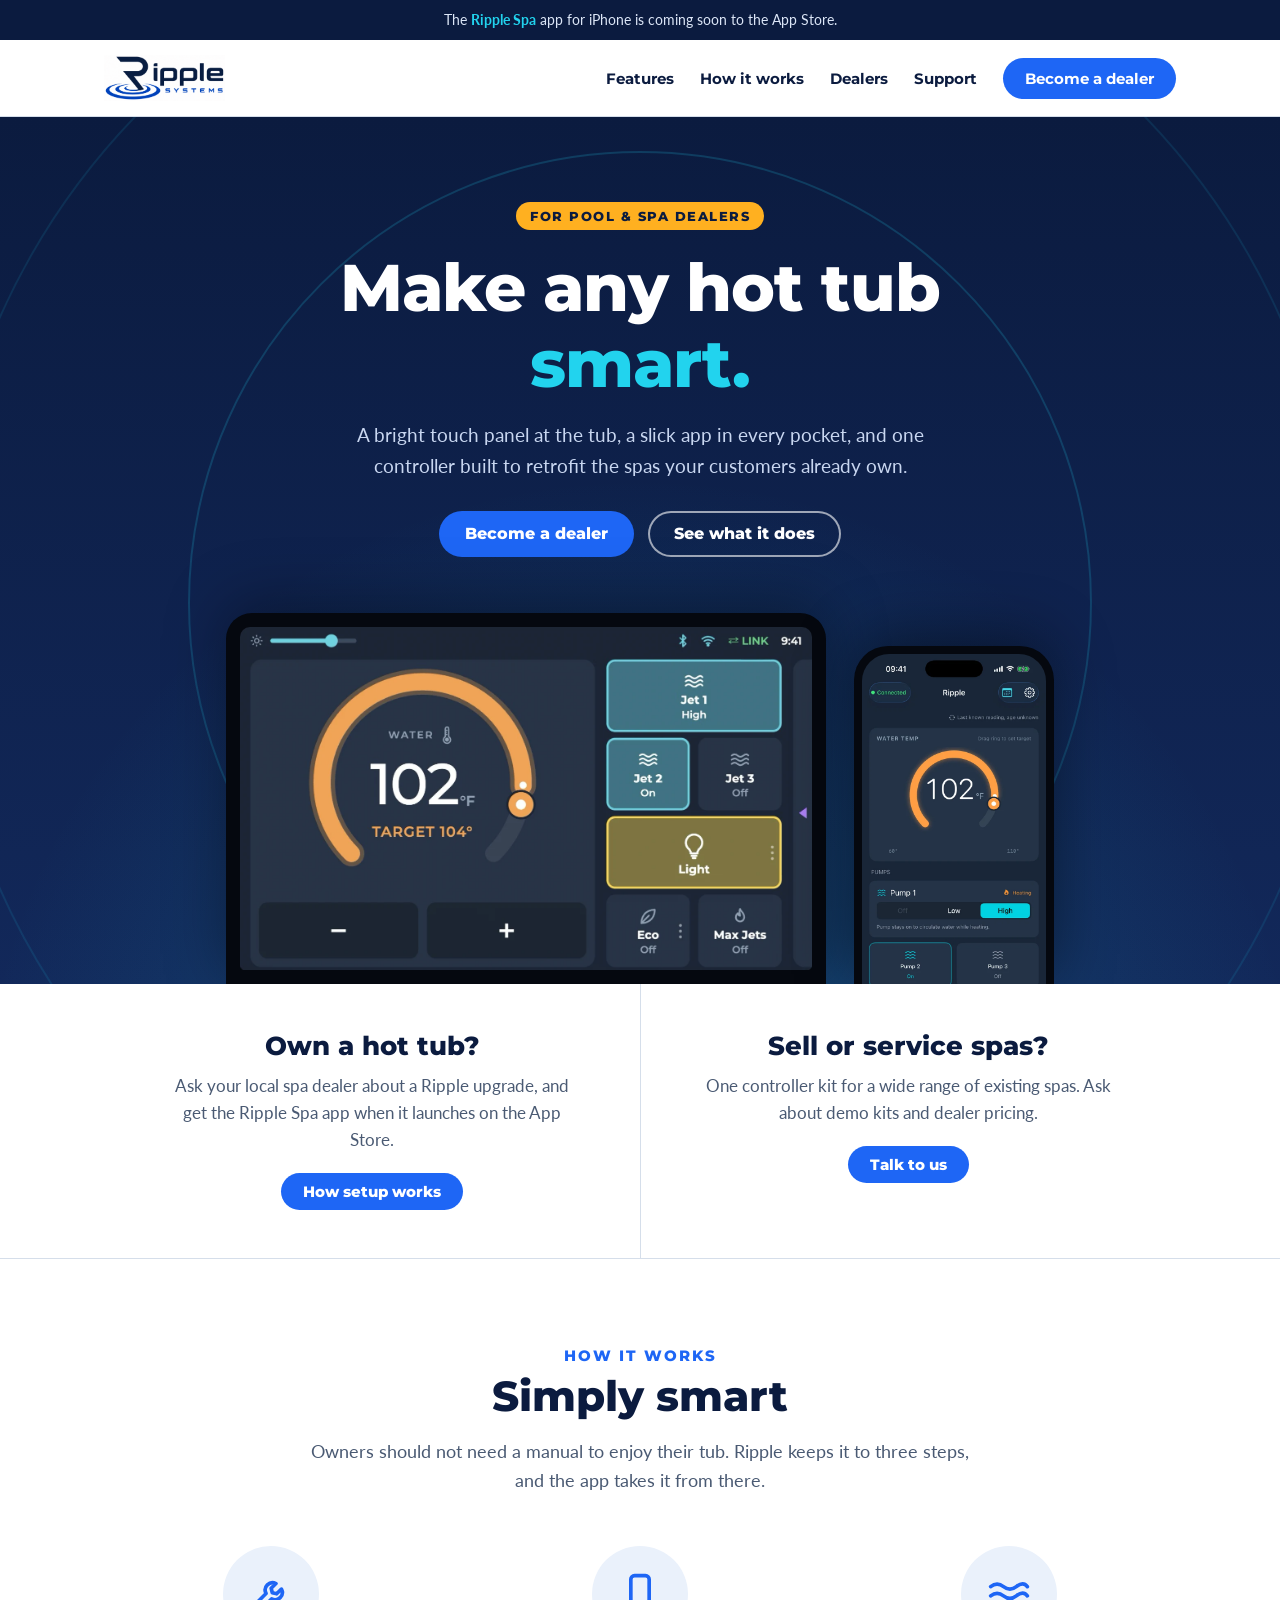
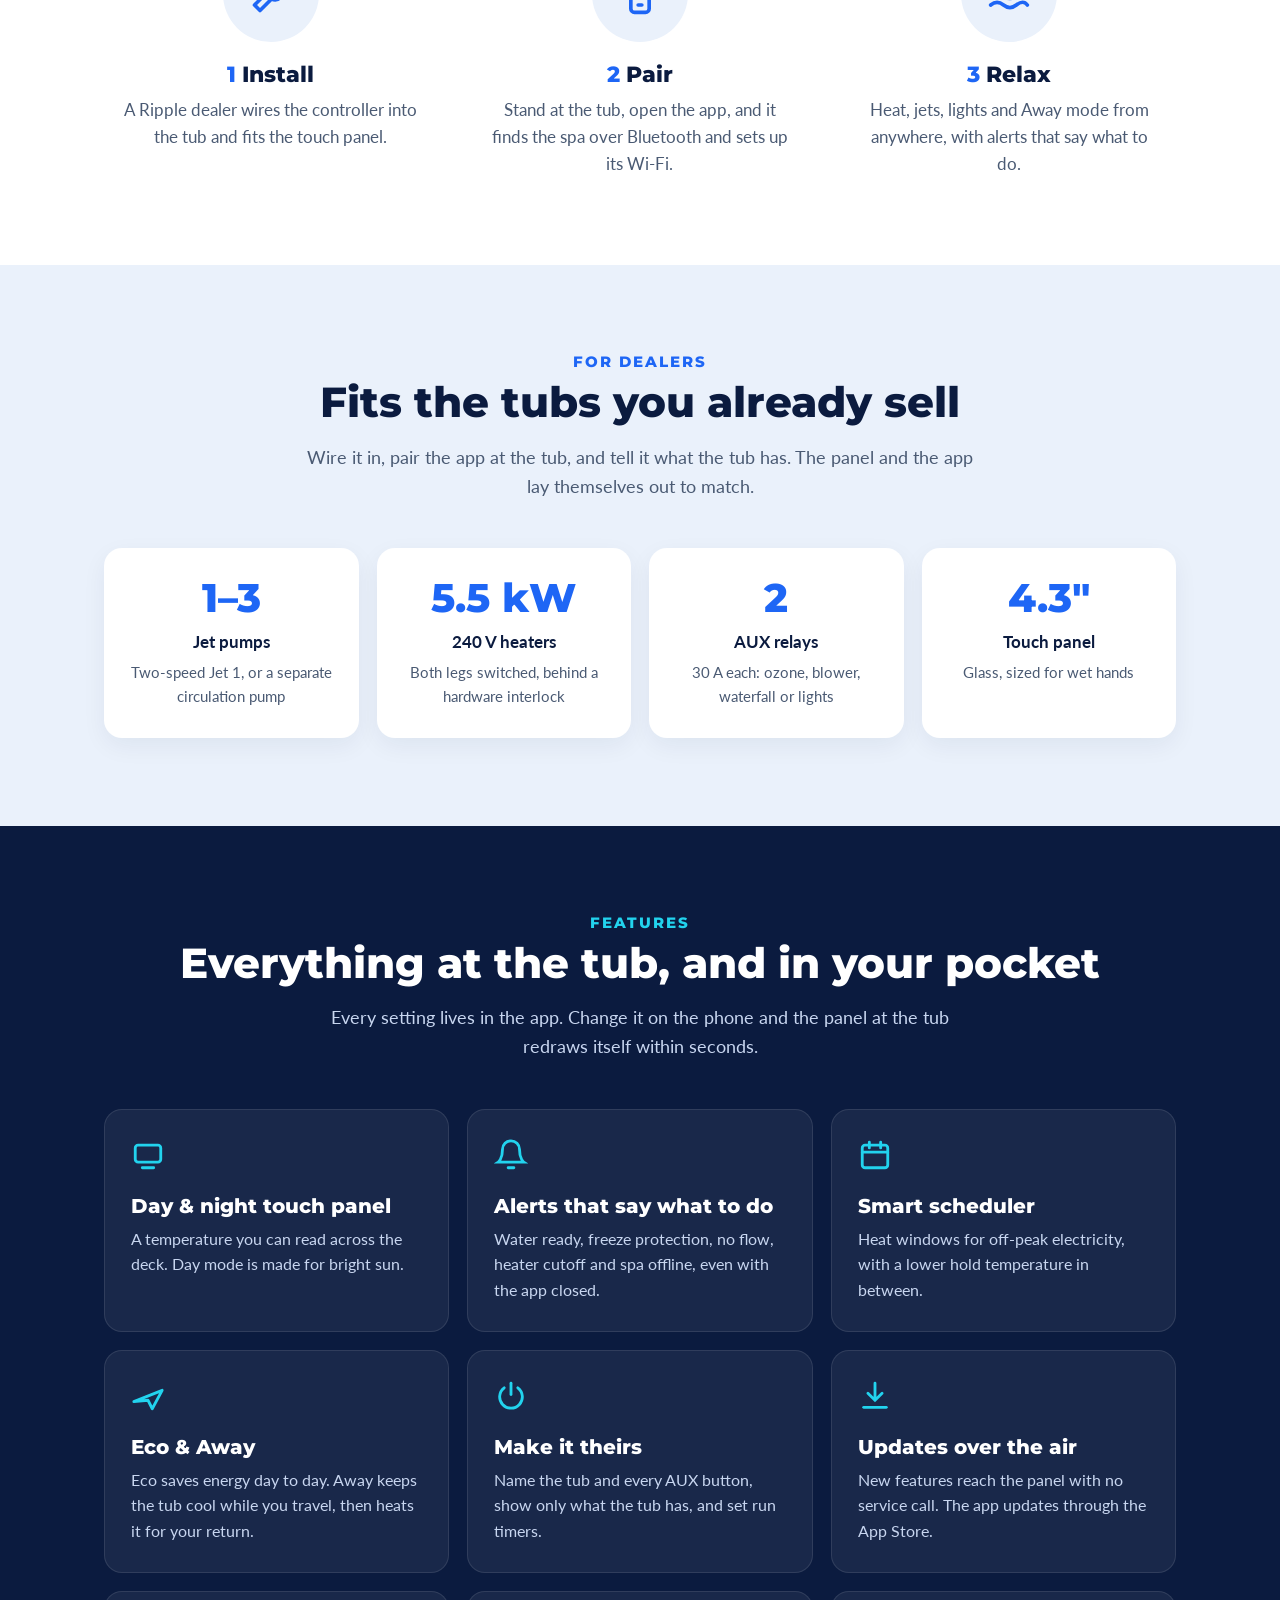
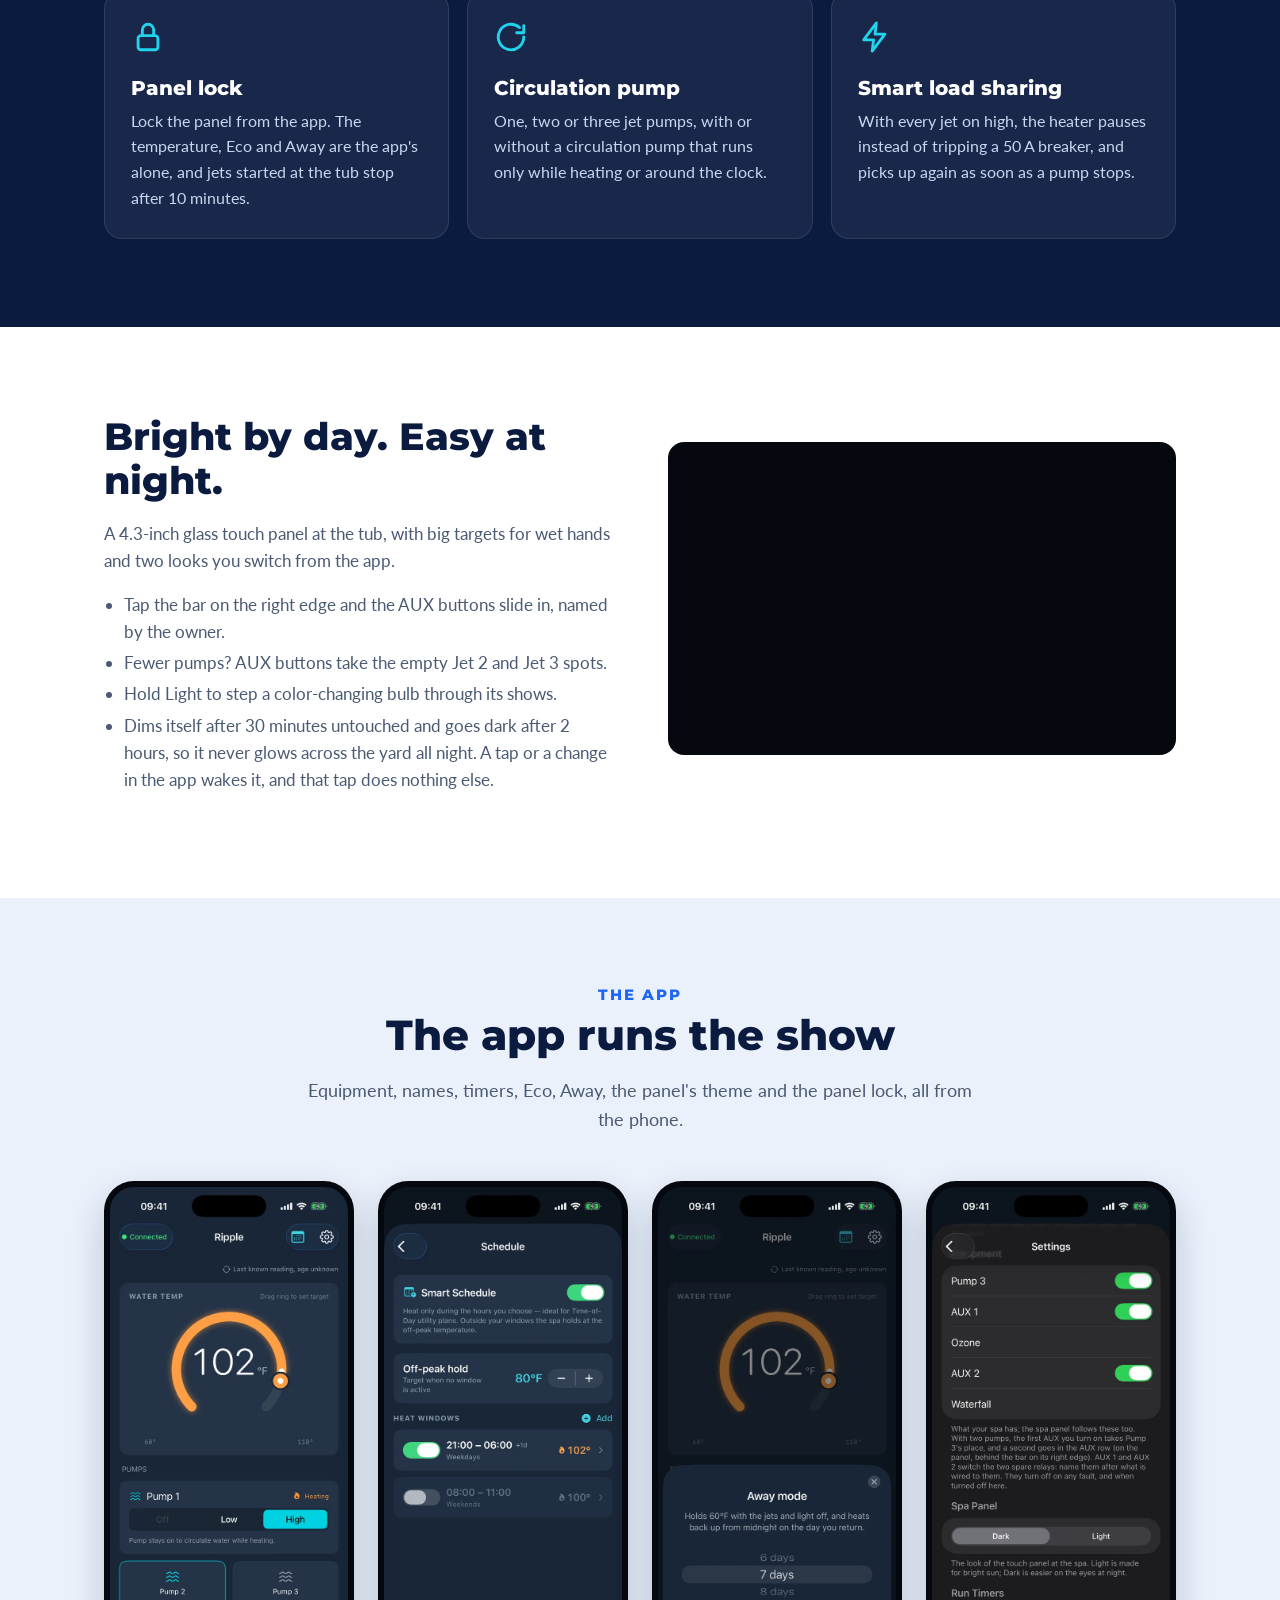
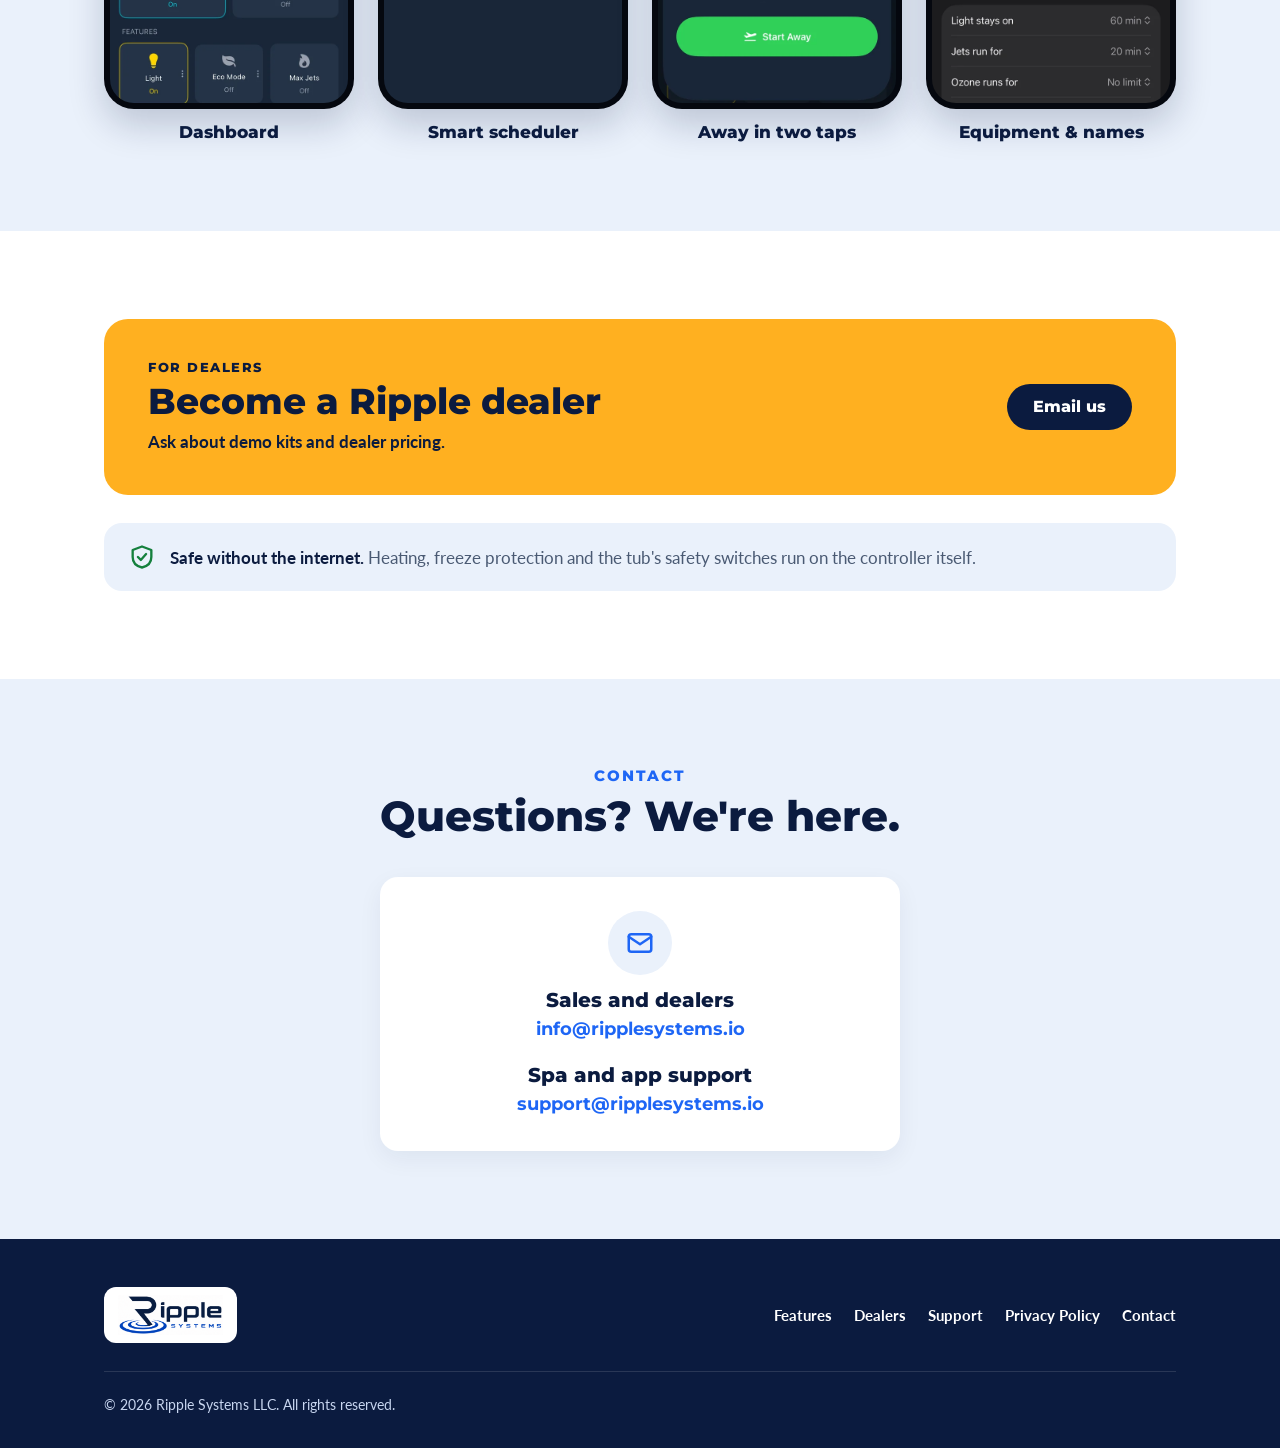
<file: index.html>
<!doctype html>
<html lang="en">
<head>
<meta charset="utf-8">
<meta name="viewport" content="width=device-width, initial-scale=1">
<title>Ripple Systems | Make any hot tub smart</title>
<meta name="description" content="Ripple retrofits the spas your customers already own with a bright touch panel, an app in every pocket, and one controller. For pool and spa dealers.">
<link rel="canonical" href="https://ripplesystems.io/">
<meta property="og:type" content="website">
<meta property="og:site_name" content="Ripple Systems">
<meta property="og:title" content="Ripple Systems | Make any hot tub smart">
<meta property="og:description" content="Ripple retrofits the spas your customers already own with a bright touch panel, an app in every pocket, and one controller. For pool and spa dealers.">
<meta property="og:url" content="https://ripplesystems.io/">
<meta property="og:image" content="https://ripplesystems.io/assets/og-image.png">
<meta name="twitter:card" content="summary_large_image">
<script type="application/ld+json">
{
  "@context": "https://schema.org",
  "@graph": [
    {
      "@type": "Organization",
      "@id": "https://ripplesystems.io/#org",
      "name": "Ripple Systems",
      "legalName": "Ripple Systems LLC",
      "url": "https://ripplesystems.io/",
      "logo": "https://ripplesystems.io/assets/logo-mark.png",
      "email": "info@ripplesystems.io",
      "description": "Smart hot tub controller retrofits for pool and spa dealers: a touch panel at the tub, the Ripple Spa app, and one controller.",
      "contactPoint": [
        {"@type": "ContactPoint", "contactType": "sales", "email": "info@ripplesystems.io"},
        {"@type": "ContactPoint", "contactType": "customer support", "email": "support@ripplesystems.io"}
      ]
    },
    {
      "@type": "WebSite",
      "@id": "https://ripplesystems.io/#site",
      "name": "Ripple Systems",
      "url": "https://ripplesystems.io/",
      "publisher": {"@id": "https://ripplesystems.io/#org"}
    }
  ]
}
</script>
<link rel="icon" href="/assets/favicon.png">
<link rel="apple-touch-icon" href="/assets/apple-touch-icon.png">
<link rel="preconnect" href="https://fonts.googleapis.com">
<link rel="preconnect" href="https://fonts.gstatic.com" crossorigin>
<link href="https://fonts.googleapis.com/css2?family=Montserrat:wght@600;700;800&family=Lato:wght@400;700&display=swap" rel="stylesheet">
<link rel="stylesheet" href="/styles.css">
</head>
<body>

<div class="announce">The <strong>Ripple Spa</strong> app for iPhone is coming soon to the App Store.</div>

<header class="site-header">
  <div class="wrap">
    <a class="brand" href="/"><img src="/assets/logo-banner.png" alt="Ripple Systems" width="121" height="46"></a>
    <nav class="nav" aria-label="Main">
      <a href="/#features">Features</a>
      <a href="/#how">How it works</a>
      <a href="/#dealers">Dealers</a>
      <a href="/support/">Support</a>
      <a class="btn btn-small" href="/#dealers">Become a dealer</a>
    </nav>
  </div>
</header>

<main>

  <!-- Hero -->
  <section class="hero">
    <div class="wrap">
      <span class="eyebrow">For pool &amp; spa dealers</span>
      <h1>Make any hot tub <span>smart.</span></h1>
      <p class="lead">A bright touch panel at the tub, a slick app in every pocket, and one controller built to retrofit the spas your customers already own.</p>
      <div class="actions">
        <a class="btn" href="/#dealers">Become a dealer</a>
        <a class="btn btn-ghost" href="/#features">See what it does</a>
      </div>
      <div class="devices">
        <div class="panel-frame"><img src="/assets/panel-night.webp" alt="The Ripple touch panel: water at 102°F heating to 104, jets and light on" width="1400" height="839"></div>
        <div class="phone-frame"><img src="/assets/app-dashboard.webp" alt="The Ripple Spa app's dashboard" width="600" height="1305"></div>
      </div>
    </div>
  </section>

  <!-- Two-up action band -->
  <section class="action-band" aria-label="Get started">
    <div class="wrap">
      <div class="action-col">
        <h2>Own a hot tub?</h2>
        <p>Ask your local spa dealer about a Ripple upgrade, and get the Ripple Spa app when it launches on the App Store.</p>
        <a class="btn btn-small" href="/support/#getting-started">How setup works</a>
      </div>
      <div class="action-col">
        <h2>Sell or service spas?</h2>
        <p>One controller kit for a wide range of existing spas. Ask about demo kits and dealer pricing.</p>
        <a class="btn btn-small" href="mailto:info@ripplesystems.io?subject=Ripple%20dealer%20inquiry">Talk to us</a>
      </div>
    </div>
  </section>

  <!-- How it works: three steps -->
  <section class="section" id="how">
    <div class="wrap">
      <h2 class="section-title"><span class="small">How it works</span>Simply smart</h2>
      <p class="section-lead">Owners should not need a manual to enjoy their tub. Ripple keeps it to three steps, and the app takes it from there.</p>
      <ol class="steps">
        <li class="step">
          <div class="step-icon"><svg viewBox="0 0 24 24" fill="none" stroke="currentColor" stroke-width="2" stroke-linecap="round" stroke-linejoin="round" aria-hidden="true"><path d="M14.7 6.3a4 4 0 0 0-5.4 5.4L3 18l3 3 6.3-6.3a4 4 0 0 0 5.4-5.4l-2.6 2.6-2.4-.6-.6-2.4z"/></svg></div>
          <h3><span class="num">1</span>Install</h3>
          <p>A Ripple dealer wires the controller into the tub and fits the touch panel.</p>
        </li>
        <li class="step">
          <div class="step-icon"><svg viewBox="0 0 24 24" fill="none" stroke="currentColor" stroke-width="2" stroke-linecap="round" stroke-linejoin="round" aria-hidden="true"><rect x="7" y="2" width="10" height="20" rx="2"/><path d="M11 18h2"/></svg></div>
          <h3><span class="num">2</span>Pair</h3>
          <p>Stand at the tub, open the app, and it finds the spa over Bluetooth and sets up its Wi-Fi.</p>
        </li>
        <li class="step">
          <div class="step-icon"><svg viewBox="0 0 24 24" fill="none" stroke="currentColor" stroke-width="2" stroke-linecap="round" aria-hidden="true"><path d="M2 8c2.5-2 4.5-2 7 0s4.5 2 7 0 4.5-2 6 0M2 13c2.5-2 4.5-2 7 0s4.5 2 7 0 4.5-2 6 0M2 18c2.5-2 4.5-2 7 0s4.5 2 7 0 4.5-2 6 0"/></svg></div>
          <h3><span class="num">3</span>Relax</h3>
          <p>Heat, jets, lights and Away mode from anywhere, with alerts that say what to do.</p>
        </li>
      </ol>
    </div>
  </section>

  <!-- Stats: fits the tubs you already sell -->
  <section class="section stats" id="dealers">
    <div class="wrap">
      <h2 class="section-title"><span class="small">For dealers</span>Fits the tubs you already sell</h2>
      <p class="section-lead">Wire it in, pair the app at the tub, and tell it what the tub has. The panel and the app lay themselves out to match.</p>
      <ul class="stat-list">
        <li class="stat"><div class="value">1–3</div><div class="label">Jet pumps</div><div class="note">Two-speed Jet 1, or a separate circulation pump</div></li>
        <li class="stat"><div class="value">5.5 kW</div><div class="label">240 V heaters</div><div class="note">Both legs switched, behind a hardware interlock</div></li>
        <li class="stat"><div class="value">2</div><div class="label">AUX relays</div><div class="note">30 A each: ozone, blower, waterfall or lights</div></li>
        <li class="stat"><div class="value">4.3″</div><div class="label">Touch panel</div><div class="note">Glass, sized for wet hands</div></li>
      </ul>
    </div>
  </section>

  <!-- Feature tiles -->
  <section class="section features" id="features">
    <div class="wrap">
      <h2 class="section-title"><span class="small">Features</span>Everything at the tub, and in your pocket</h2>
      <p class="section-lead">Every setting lives in the app. Change it on the phone and the panel at the tub redraws itself within seconds.</p>
      <ul class="tile-grid">
        <li class="tile">
          <svg viewBox="0 0 24 24" fill="none" stroke="currentColor" stroke-width="2" stroke-linecap="round" aria-hidden="true"><rect x="3" y="5" width="18" height="12" rx="2"/><path d="M8 21h8"/></svg>
          <h3>Day &amp; night touch panel</h3>
          <p>A temperature you can read across the deck. Day mode is made for bright sun.</p>
        </li>
        <li class="tile">
          <svg viewBox="0 0 24 24" fill="none" stroke="currentColor" stroke-width="2" stroke-linecap="round" aria-hidden="true"><path d="M6 8a6 6 0 0 1 12 0c0 7 3 9 3 9H3s3-2 3-9"/><path d="M10 21h4"/></svg>
          <h3>Alerts that say what to do</h3>
          <p>Water ready, freeze protection, no flow, heater cutoff and spa offline, even with the app closed.</p>
        </li>
        <li class="tile">
          <svg viewBox="0 0 24 24" fill="none" stroke="currentColor" stroke-width="2" stroke-linecap="round" aria-hidden="true"><rect x="3" y="5" width="18" height="16" rx="2"/><path d="M3 10h18M8 3v4M16 3v4"/></svg>
          <h3>Smart scheduler</h3>
          <p>Heat windows for off-peak electricity, with a lower hold temperature in between.</p>
        </li>
        <li class="tile">
          <svg viewBox="0 0 24 24" fill="none" stroke="currentColor" stroke-width="2" stroke-linecap="round" stroke-linejoin="round" aria-hidden="true"><path d="M2 16l20-8-7 13-3-6z"/></svg>
          <h3>Eco &amp; Away</h3>
          <p>Eco saves energy day to day. Away keeps the tub cool while you travel, then heats it for your return.</p>
        </li>
        <li class="tile">
          <svg viewBox="0 0 24 24" fill="none" stroke="currentColor" stroke-width="2" stroke-linecap="round" aria-hidden="true"><path d="M12 3v8"/><path d="M7.2 6.2a8 8 0 1 0 9.6 0"/></svg>
          <h3>Make it theirs</h3>
          <p>Name the tub and every AUX button, show only what the tub has, and set run timers.</p>
        </li>
        <li class="tile">
          <svg viewBox="0 0 24 24" fill="none" stroke="currentColor" stroke-width="2" stroke-linecap="round" aria-hidden="true"><path d="M12 3v12M7 10l5 5 5-5"/><path d="M4 20h16"/></svg>
          <h3>Updates over the air</h3>
          <p>New features reach the panel with no service call. The app updates through the App Store.</p>
        </li>
        <li class="tile">
          <svg viewBox="0 0 24 24" fill="none" stroke="currentColor" stroke-width="2" stroke-linecap="round" stroke-linejoin="round" aria-hidden="true"><rect x="5" y="11" width="14" height="10" rx="2"/><path d="M8 11V7a4 4 0 0 1 8 0v4"/></svg>
          <h3>Panel lock</h3>
          <p>Lock the panel from the app. The temperature, Eco and Away are the app's alone, and jets started at the tub stop after 10 minutes.</p>
        </li>
        <li class="tile">
          <svg viewBox="0 0 24 24" fill="none" stroke="currentColor" stroke-width="2" stroke-linecap="round" stroke-linejoin="round" aria-hidden="true"><path d="M21 12a9 9 0 1 1-3-6.7"/><path d="M21 4v5h-5"/></svg>
          <h3>Circulation pump</h3>
          <p>One, two or three jet pumps, with or without a circulation pump that runs only while heating or around the clock.</p>
        </li>
        <li class="tile">
          <svg viewBox="0 0 24 24" fill="none" stroke="currentColor" stroke-width="2" stroke-linecap="round" stroke-linejoin="round" aria-hidden="true"><path d="M13 2L4 14h7l-1 8 9-12h-7z"/></svg>
          <h3>Smart load sharing</h3>
          <p>With every jet on high, the heater pauses instead of tripping a 50 A breaker, and picks up again as soon as a pump stops.</p>
        </li>
      </ul>
    </div>
  </section>

  <!-- Panel showcase -->
  <section class="section" id="panel">
    <div class="wrap split">
      <div>
        <h2>Bright by day. Easy at night.</h2>
        <p>A 4.3-inch glass touch panel at the tub, with big targets for wet hands and two looks you switch from the app.</p>
        <ul>
          <li>Tap the bar on the right edge and the AUX buttons slide in, named by the owner.</li>
          <li>Fewer pumps? AUX buttons take the empty Jet 2 and Jet 3 spots.</li>
          <li>Hold Light to step a color-changing bulb through its shows.</li>
          <li>Dims itself after 30 minutes untouched and goes dark after 2 hours, so it never glows across the yard all night. A tap or a change in the app wakes it, and that tap does nothing else.</li>
        </ul>
      </div>
      <!-- Rotates day mode, night mode, the AUX curtain, the light color popup and Eco mode, 4 s each -->
      <div class="panel-rotator" aria-label="The touch panel: day mode, night mode, the AUX curtain, changing the light color, and Eco mode">
        <div class="screen">
          <div class="slides">
            <img class="slide" src="/assets/panel-day.webp" alt="The touch panel in day mode" width="1000" height="600">
            <img class="slide" src="/assets/panel-night.webp" alt="The touch panel in night mode" width="1400" height="839">
            <img class="slide" src="/assets/panel-aux.webp" alt="The AUX curtain slid in, with Ozone on and Waterfall off" width="1000" height="598">
            <img class="slide" src="/assets/panel-color.webp" alt="The Light color popup with a Next color button, opened by holding Light" width="1000" height="594">
            <img class="slide" src="/assets/panel-eco.webp" alt="Eco mode on: the dial turns green with a target of 80°F, Jet 1 circulates, and the Eco tile shows the time left" width="1000" height="600">
          </div>
        </div>
        <div class="captions">
          <span class="slide">Day mode, made for bright sun</span>
          <span class="slide">Night mode, easy on the eyes</span>
          <span class="slide">The AUX curtain slides in, named by the owner</span>
          <span class="slide">Hold Light for 2 seconds to change the LED color</span>
          <span class="slide">Eco mode: one tap to save energy</span>
        </div>
      </div>
    </div>
  </section>

  <!-- App showcase -->
  <section class="section stats">
    <div class="wrap">
      <h2 class="section-title"><span class="small">The app</span>The app runs the show</h2>
      <p class="section-lead">Equipment, names, timers, Eco, Away, the panel's theme and the panel lock, all from the phone.</p>
      <ul class="phones">
        <li><div class="screen"><img src="/assets/app-dashboard.webp" alt="Dashboard: water at 102°F heating to 104" width="600" height="1305"></div><h3>Dashboard</h3></li>
        <li><div class="screen"><img src="/assets/app-schedule.webp" alt="Schedule: heat windows on weekday nights" width="600" height="1305"></div><h3>Smart scheduler</h3></li>
        <li><div class="screen"><img src="/assets/app-away.webp" alt="Away mode: a wheel of days and Start Away" width="600" height="1305"></div><h3>Away in two taps</h3></li>
        <li><div class="screen"><img src="/assets/app-equipment.webp" alt="Settings: equipment and named AUX relays" width="600" height="1305"></div><h3>Equipment &amp; names</h3></li>
      </ul>
    </div>
  </section>

  <!-- Promo + safety -->
  <section class="section">
    <div class="wrap">
      <div class="promo">
        <div>
          <div class="tag">For dealers</div>
          <h2>Become a Ripple dealer</h2>
          <p>Ask about demo kits and dealer pricing.</p>
        </div>
        <a class="btn btn-dark" href="mailto:info@ripplesystems.io?subject=Ripple%20dealer%20inquiry">Email us</a>
      </div>
      <div class="safety">
        <svg viewBox="0 0 24 24" fill="none" stroke="currentColor" stroke-width="2" stroke-linecap="round" stroke-linejoin="round" aria-hidden="true"><path d="M12 3l8 3v6c0 5-3.5 8-8 9-4.5-1-8-4-8-9V6z"/><path d="M8.5 12l2.5 2.5 4.5-5"/></svg>
        <span><b>Safe without the internet.</b> Heating, freeze protection and the tub's safety switches run on the controller itself.</span>
      </div>
    </div>
  </section>

  <!-- Contact -->
  <section class="section contact" id="contact">
    <div class="wrap">
      <h2 class="section-title"><span class="small">Contact</span>Questions? We're here.</h2>
      <div class="contact-card">
        <div class="icon"><svg viewBox="0 0 24 24" fill="none" stroke="currentColor" stroke-width="2" stroke-linecap="round" stroke-linejoin="round" aria-hidden="true"><rect x="3" y="5" width="18" height="14" rx="2"/><path d="M3 7l9 6 9-6"/></svg></div>
        <h3>Sales and dealers</h3>
        <a class="email" href="mailto:info@ripplesystems.io">info@ripplesystems.io</a>
        <h3>Spa and app support</h3>
        <a class="email" href="mailto:support@ripplesystems.io">support@ripplesystems.io</a>
      </div>
    </div>
  </section>

</main>

<footer class="site-footer">
  <div class="wrap">
    <a class="footer-logo" href="/"><img src="/assets/logo-banner.png" alt="Ripple Systems" width="105" height="40"></a>
    <nav class="footer-links" aria-label="Footer">
      <a href="/#features">Features</a>
      <a href="/#dealers">Dealers</a>
      <a href="/support/">Support</a>
      <a href="/privacy/">Privacy Policy</a>
      <a href="mailto:info@ripplesystems.io">Contact</a>
    </nav>
    <div class="copyright">© 2026 Ripple Systems LLC. All rights reserved.</div>
  </div>
</footer>

</body>
</html>
</file>
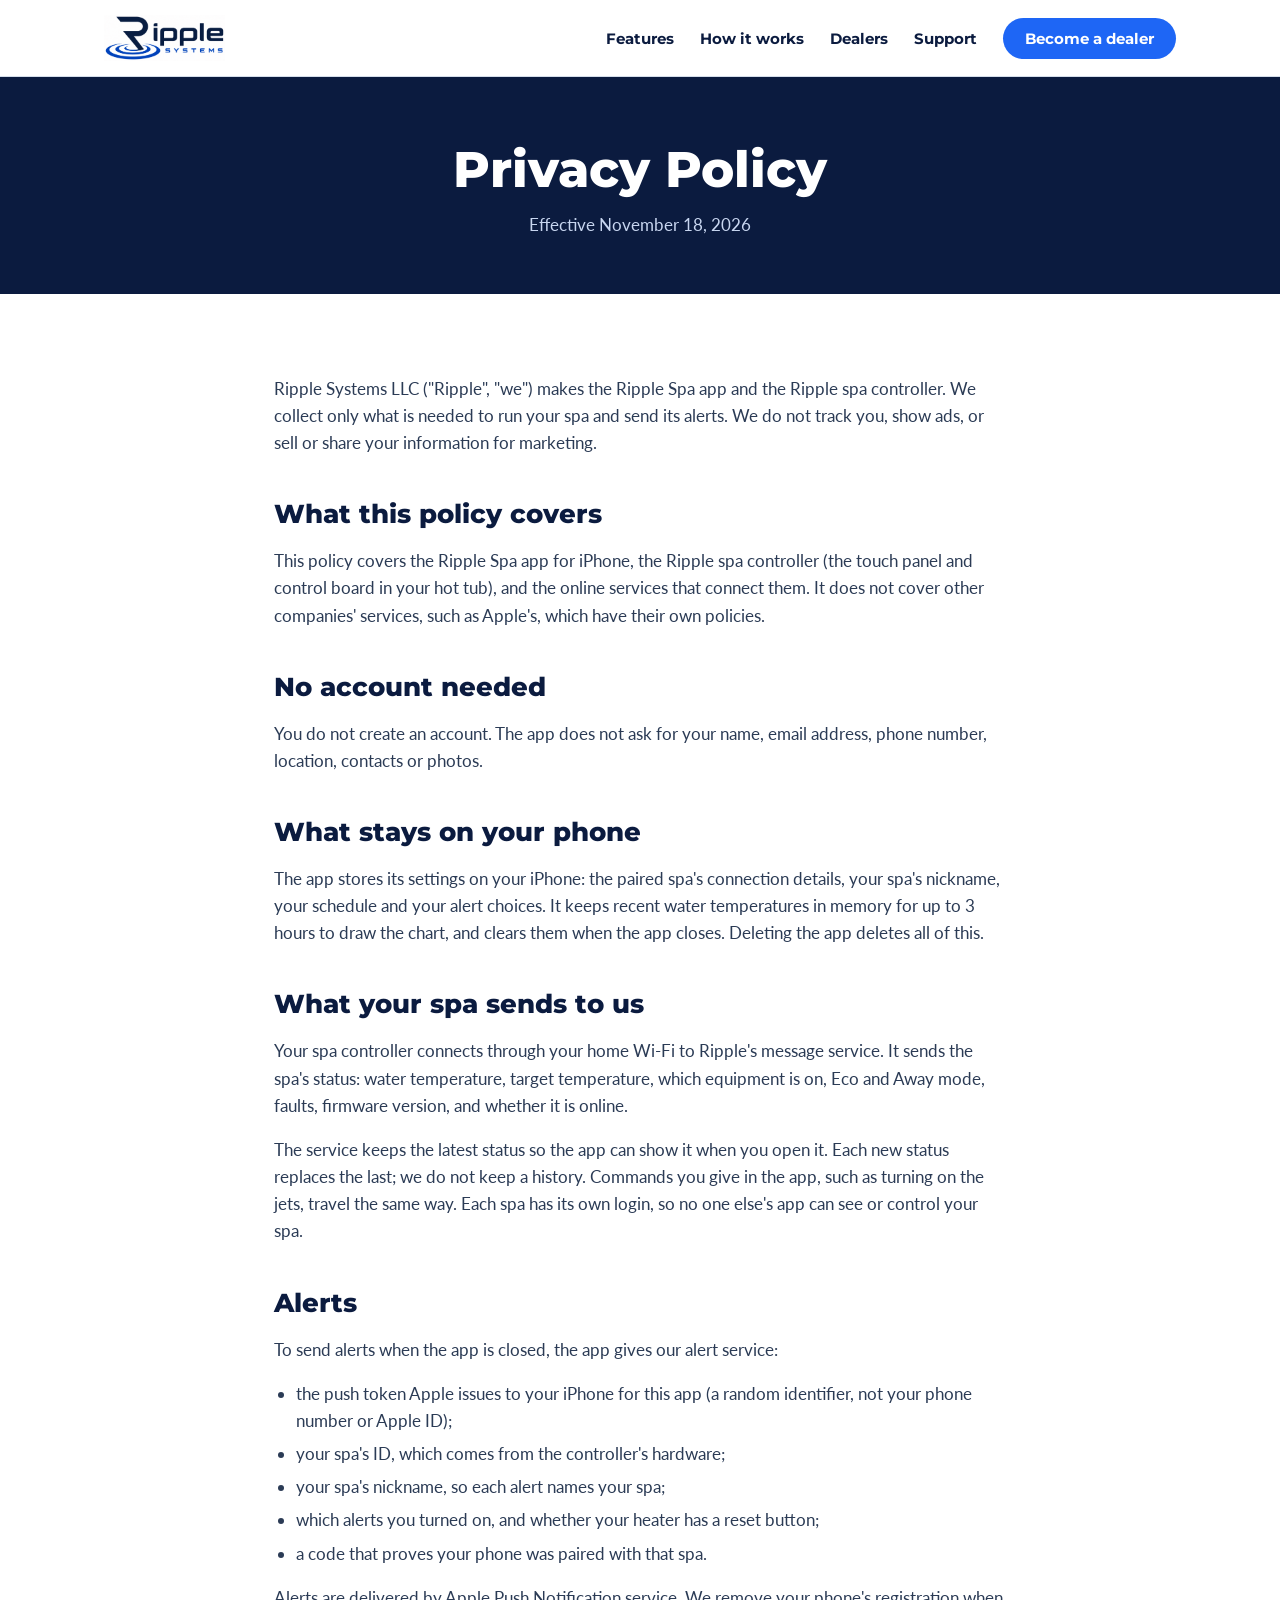
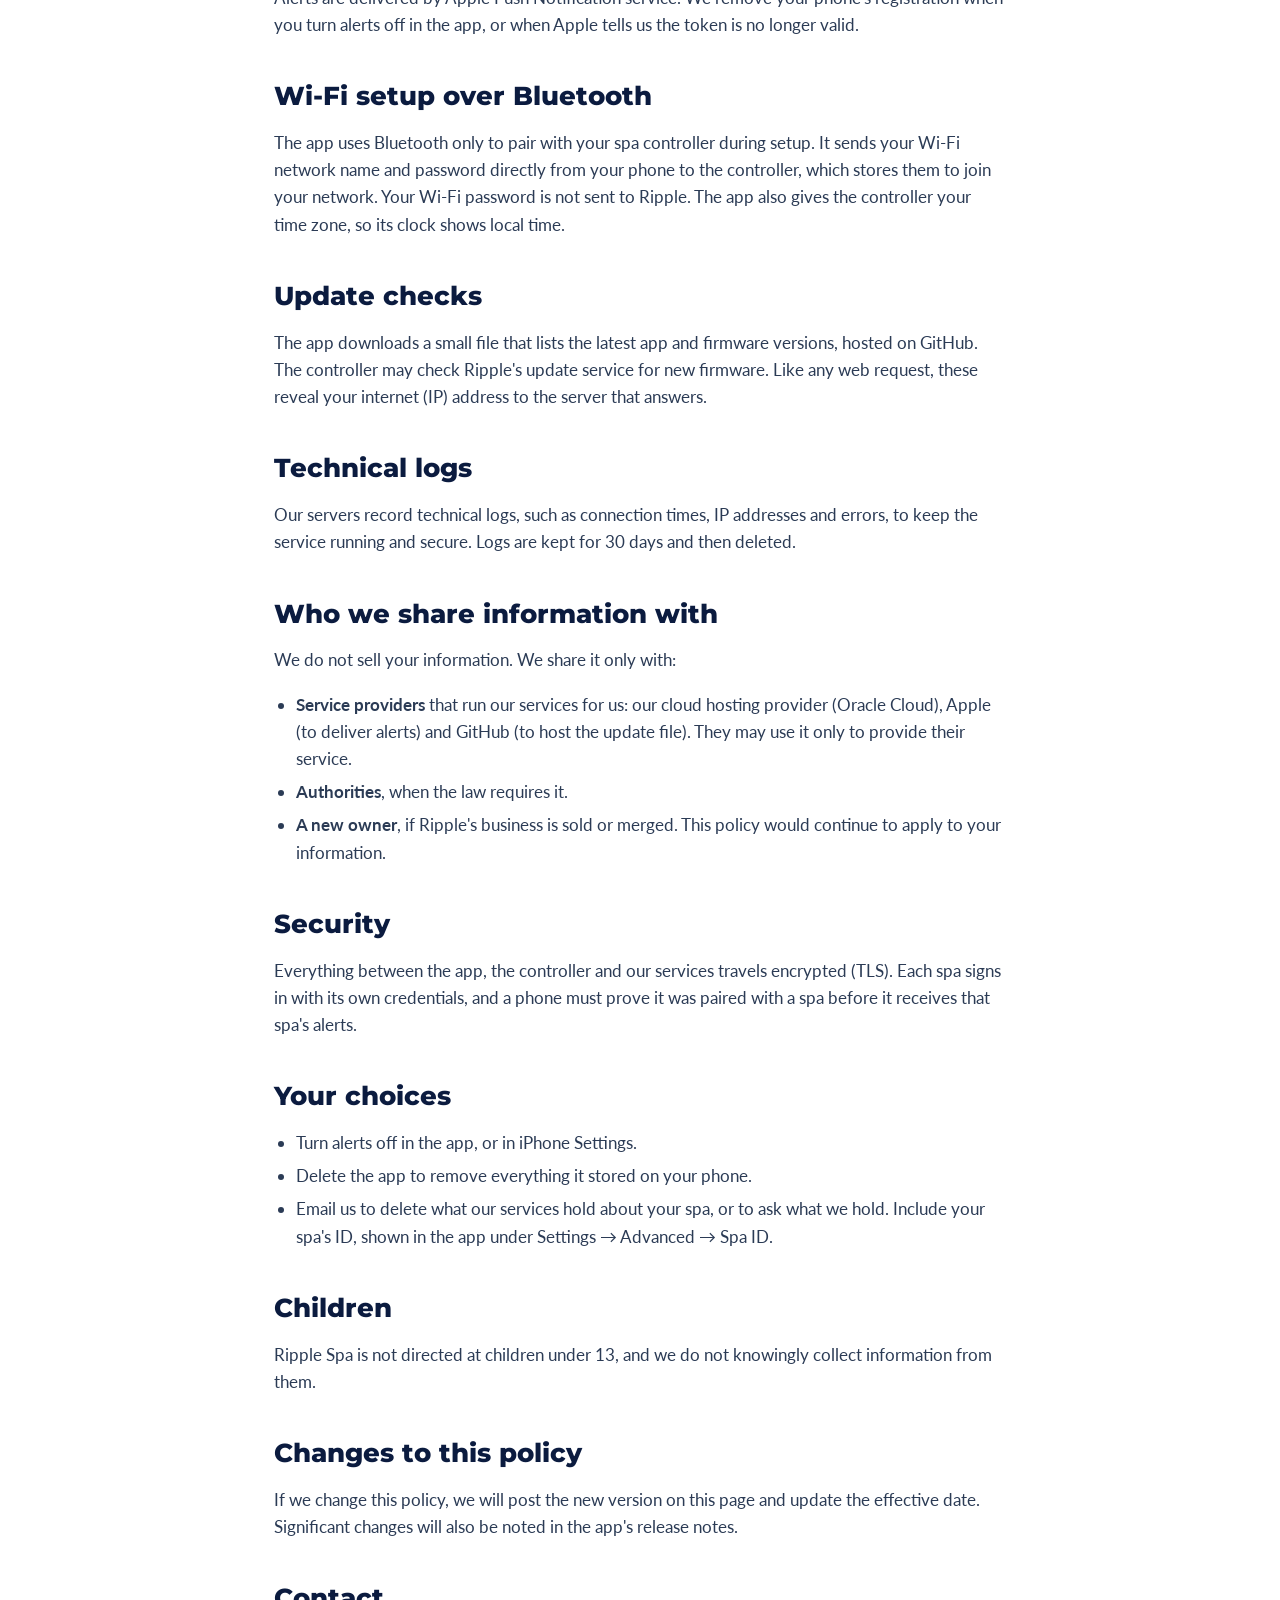
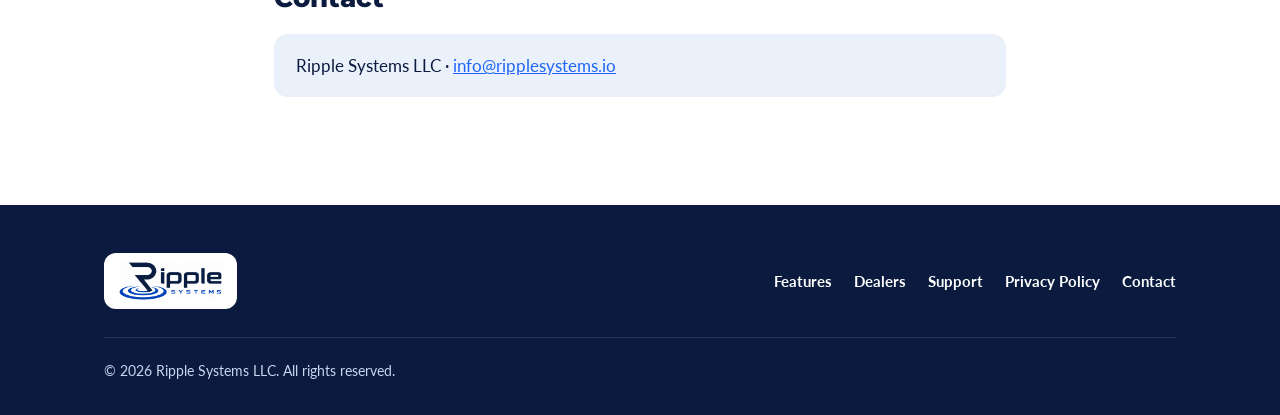
<file: privacy/index.html>
<!doctype html>
<html lang="en">
<head>
<meta charset="utf-8">
<meta name="viewport" content="width=device-width, initial-scale=1">
<title>Privacy Policy | Ripple Systems</title>
<meta name="description" content="How the Ripple Spa app, the Ripple spa controller and Ripple's services handle your information.">
<link rel="canonical" href="https://ripplesystems.io/privacy/">
<meta property="og:type" content="website">
<meta property="og:site_name" content="Ripple Systems">
<meta property="og:title" content="Privacy Policy | Ripple Systems">
<meta property="og:description" content="How the Ripple Spa app, the Ripple spa controller and Ripple's services handle your information.">
<meta property="og:url" content="https://ripplesystems.io/privacy/">
<meta property="og:image" content="https://ripplesystems.io/assets/og-image.png">
<meta name="twitter:card" content="summary_large_image">
<link rel="icon" href="/assets/favicon.png">
<link rel="apple-touch-icon" href="/assets/apple-touch-icon.png">
<link rel="preconnect" href="https://fonts.googleapis.com">
<link rel="preconnect" href="https://fonts.gstatic.com" crossorigin>
<link href="https://fonts.googleapis.com/css2?family=Montserrat:wght@600;700;800&family=Lato:wght@400;700&display=swap" rel="stylesheet">
<link rel="stylesheet" href="/styles.css">
</head>
<body>

<header class="site-header">
  <div class="wrap">
    <a class="brand" href="/"><img src="/assets/logo-banner.png" alt="Ripple Systems" width="121" height="46"></a>
    <nav class="nav" aria-label="Main">
      <a href="/#features">Features</a>
      <a href="/#how">How it works</a>
      <a href="/#dealers">Dealers</a>
      <a href="/support/">Support</a>
      <a class="btn btn-small" href="/#dealers">Become a dealer</a>
    </nav>
  </div>
</header>

<main>
  <section class="page-hero">
    <div class="wrap">
      <h1>Privacy Policy</h1>
      <p>Effective November 18, 2026</p>
    </div>
  </section>

  <article class="prose">
    <p>Ripple Systems LLC ("Ripple", "we") makes the Ripple Spa app and the Ripple spa controller. We collect only what is needed to run your spa and send its alerts. We do not track you, show ads, or sell or share your information for marketing.</p>

    <h2>What this policy covers</h2>
    <p>This policy covers the Ripple Spa app for iPhone, the Ripple spa controller (the touch panel and control board in your hot tub), and the online services that connect them. It does not cover other companies' services, such as Apple's, which have their own policies.</p>

    <h2>No account needed</h2>
    <p>You do not create an account. The app does not ask for your name, email address, phone number, location, contacts or photos.</p>

    <h2>What stays on your phone</h2>
    <p>The app stores its settings on your iPhone: the paired spa's connection details, your spa's nickname, your schedule and your alert choices. It keeps recent water temperatures in memory for up to 3 hours to draw the chart, and clears them when the app closes. Deleting the app deletes all of this.</p>

    <h2>What your spa sends to us</h2>
    <p>Your spa controller connects through your home Wi-Fi to Ripple's message service. It sends the spa's status: water temperature, target temperature, which equipment is on, Eco and Away mode, faults, firmware version, and whether it is online.</p>
    <p>The service keeps the latest status so the app can show it when you open it. Each new status replaces the last; we do not keep a history. Commands you give in the app, such as turning on the jets, travel the same way. Each spa has its own login, so no one else's app can see or control your spa.</p>

    <h2>Alerts</h2>
    <p>To send alerts when the app is closed, the app gives our alert service:</p>
    <ul>
      <li>the push token Apple issues to your iPhone for this app (a random identifier, not your phone number or Apple ID);</li>
      <li>your spa's ID, which comes from the controller's hardware;</li>
      <li>your spa's nickname, so each alert names your spa;</li>
      <li>which alerts you turned on, and whether your heater has a reset button;</li>
      <li>a code that proves your phone was paired with that spa.</li>
    </ul>
    <p>Alerts are delivered by Apple Push Notification service. We remove your phone's registration when you turn alerts off in the app, or when Apple tells us the token is no longer valid.</p>

    <h2>Wi-Fi setup over Bluetooth</h2>
    <p>The app uses Bluetooth only to pair with your spa controller during setup. It sends your Wi-Fi network name and password directly from your phone to the controller, which stores them to join your network. Your Wi-Fi password is not sent to Ripple. The app also gives the controller your time zone, so its clock shows local time.</p>

    <h2>Update checks</h2>
    <p>The app downloads a small file that lists the latest app and firmware versions, hosted on GitHub. The controller may check Ripple's update service for new firmware. Like any web request, these reveal your internet (IP) address to the server that answers.</p>

    <h2>Technical logs</h2>
    <p>Our servers record technical logs, such as connection times, IP addresses and errors, to keep the service running and secure. Logs are kept for 30 days and then deleted.</p>

    <h2>Who we share information with</h2>
    <p>We do not sell your information. We share it only with:</p>
    <ul>
      <li><b>Service providers</b> that run our services for us: our cloud hosting provider (Oracle Cloud), Apple (to deliver alerts) and GitHub (to host the update file). They may use it only to provide their service.</li>
      <li><b>Authorities</b>, when the law requires it.</li>
      <li><b>A new owner</b>, if Ripple's business is sold or merged. This policy would continue to apply to your information.</li>
    </ul>

    <h2>Security</h2>
    <p>Everything between the app, the controller and our services travels encrypted (TLS). Each spa signs in with its own credentials, and a phone must prove it was paired with a spa before it receives that spa's alerts.</p>

    <h2>Your choices</h2>
    <ul>
      <li>Turn alerts off in the app, or in iPhone Settings.</li>
      <li>Delete the app to remove everything it stored on your phone.</li>
      <li>Email us to delete what our services hold about your spa, or to ask what we hold. Include your spa's ID, shown in the app under Settings → Advanced → Spa ID.</li>
    </ul>

    <h2>Children</h2>
    <p>Ripple Spa is not directed at children under 13, and we do not knowingly collect information from them.</p>

    <h2>Changes to this policy</h2>
    <p>If we change this policy, we will post the new version on this page and update the effective date. Significant changes will also be noted in the app's release notes.</p>

    <h2>Contact</h2>
    <div class="callout">Ripple Systems LLC · <a href="mailto:info@ripplesystems.io">info@ripplesystems.io</a></div>
  </article>
</main>

<footer class="site-footer">
  <div class="wrap">
    <a class="footer-logo" href="/"><img src="/assets/logo-banner.png" alt="Ripple Systems" width="105" height="40"></a>
    <nav class="footer-links" aria-label="Footer">
      <a href="/#features">Features</a>
      <a href="/#dealers">Dealers</a>
      <a href="/support/">Support</a>
      <a href="/privacy/">Privacy Policy</a>
      <a href="mailto:info@ripplesystems.io">Contact</a>
    </nav>
    <div class="copyright">© 2026 Ripple Systems LLC. All rights reserved.</div>
  </div>
</footer>

</body>
</html>
</file>
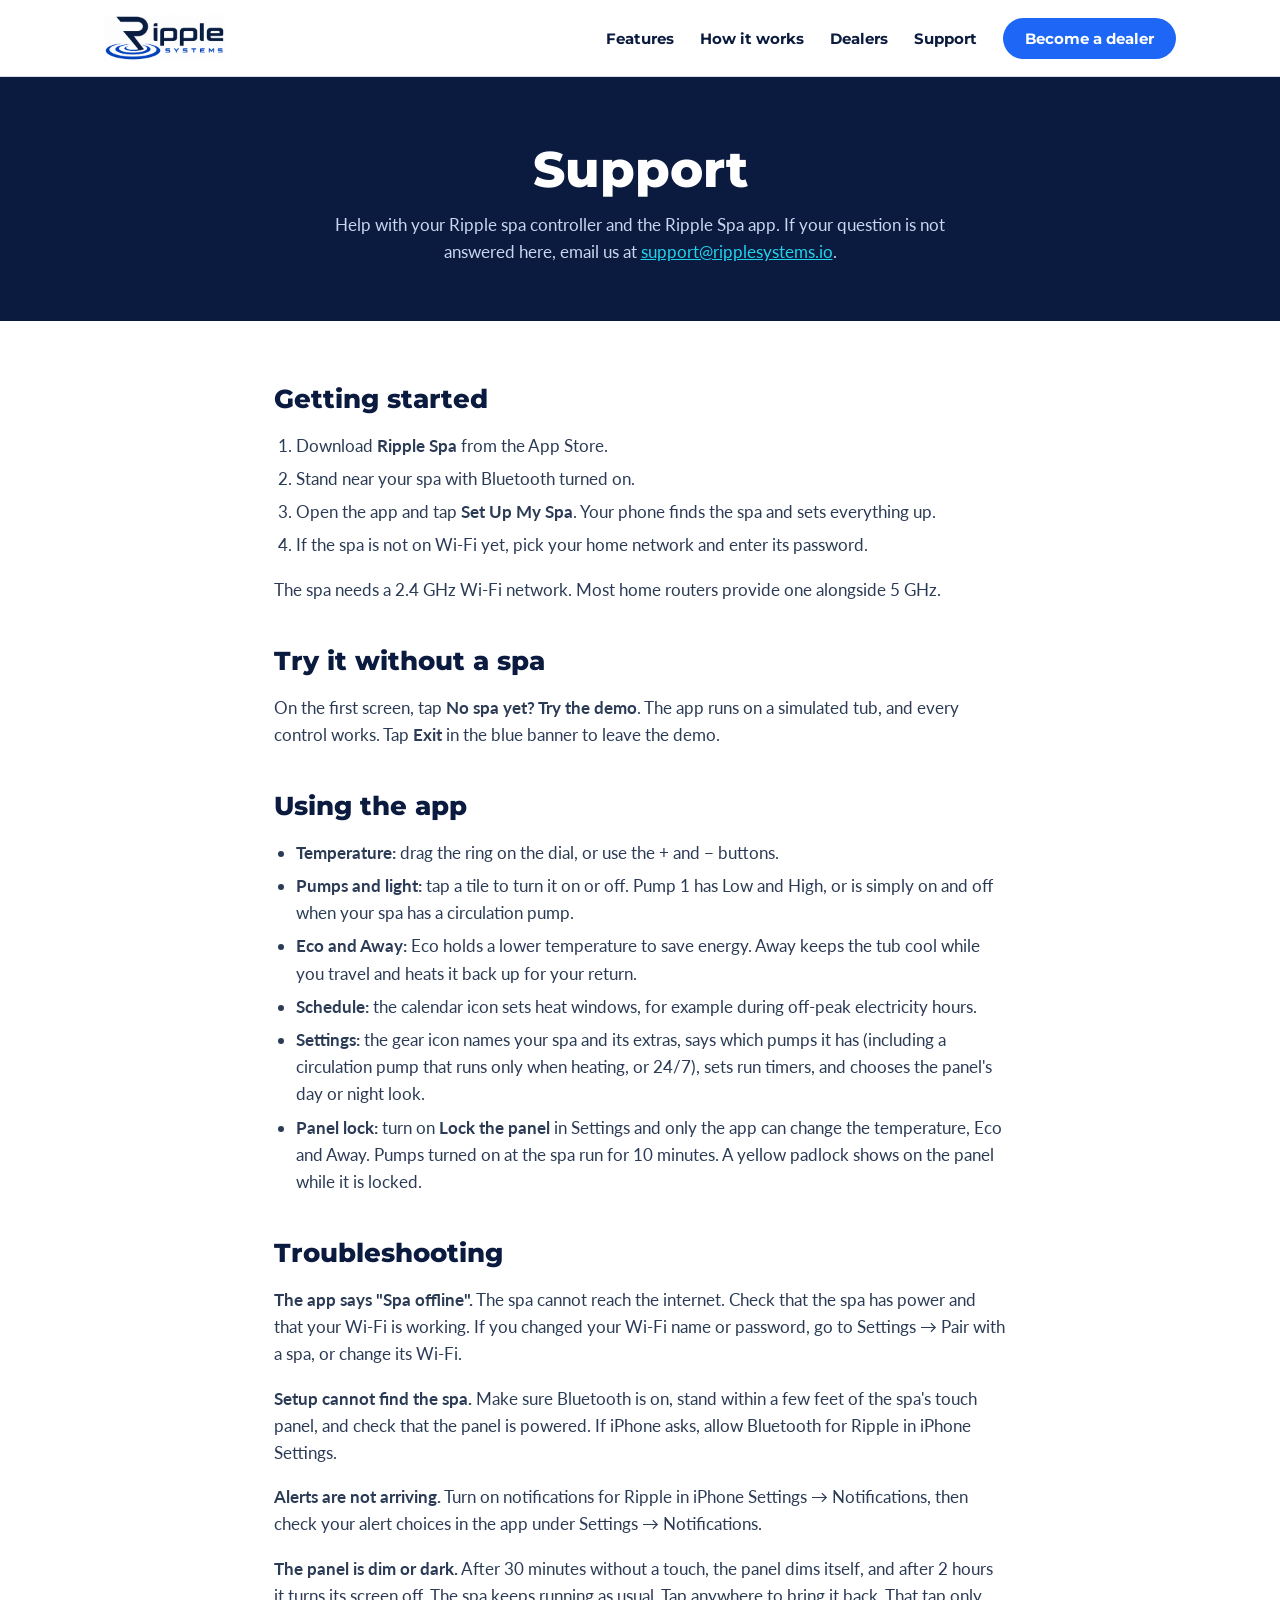
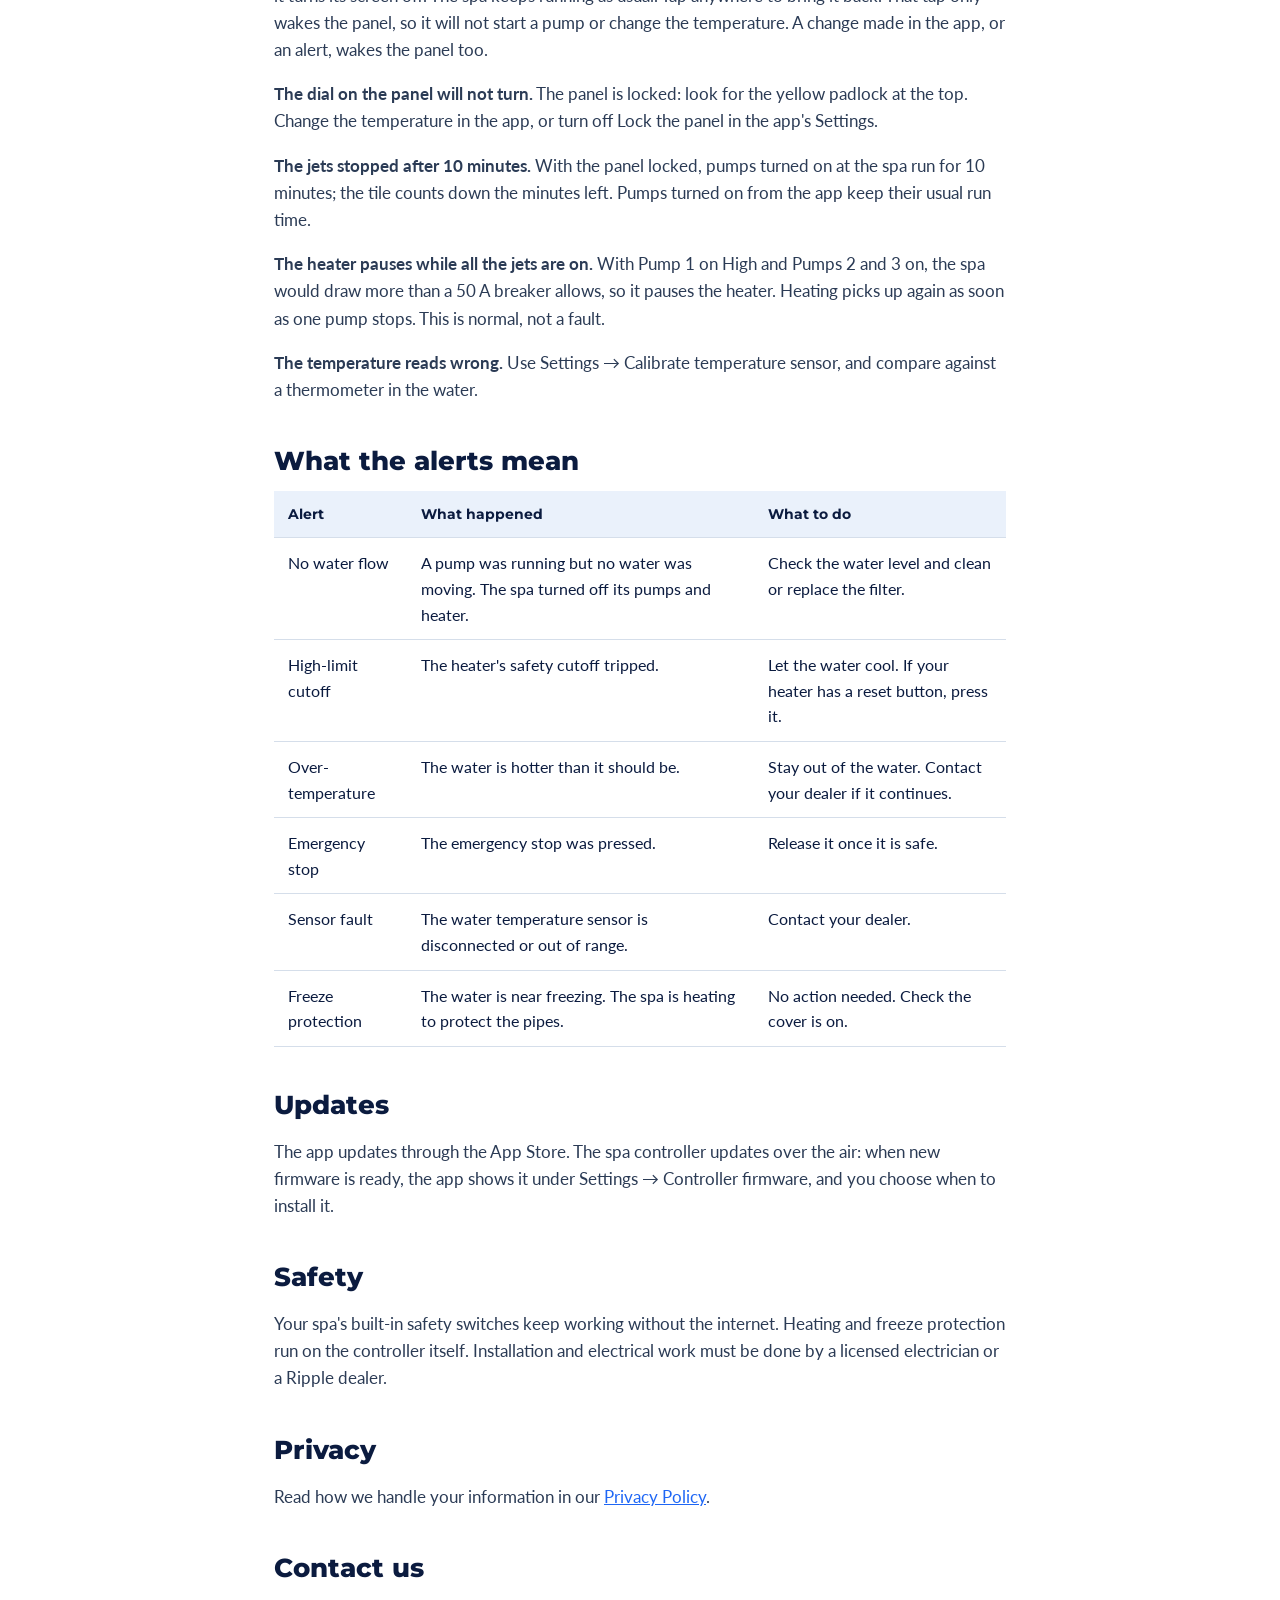
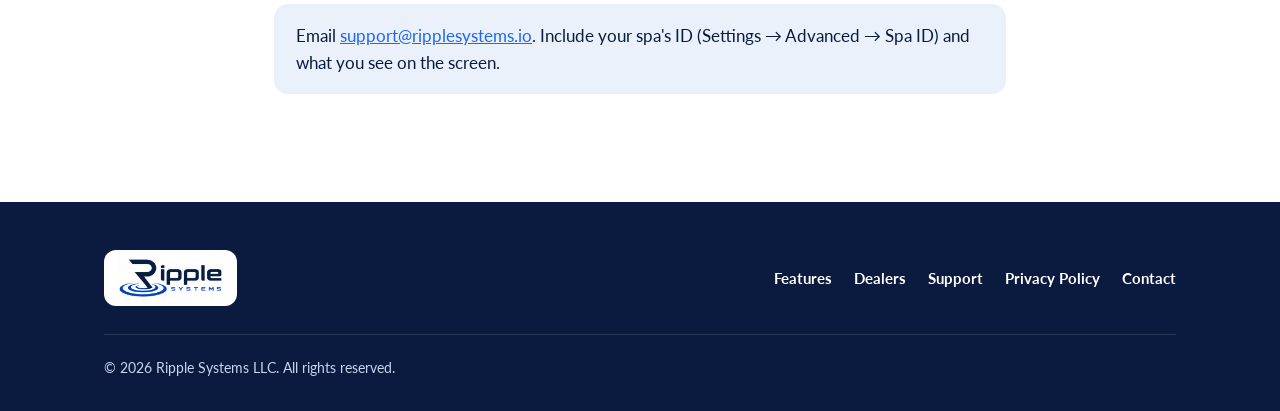
<file: support/index.html>
<!doctype html>
<html lang="en">
<head>
<meta charset="utf-8">
<meta name="viewport" content="width=device-width, initial-scale=1">
<title>Support | Ripple Systems</title>
<meta name="description" content="Help with the Ripple spa controller and the Ripple Spa app: setup, the demo, troubleshooting, what the alerts mean, and how to reach us.">
<link rel="canonical" href="https://ripplesystems.io/support/">
<meta property="og:type" content="website">
<meta property="og:site_name" content="Ripple Systems">
<meta property="og:title" content="Support | Ripple Systems">
<meta property="og:description" content="Help with the Ripple spa controller and the Ripple Spa app: setup, the demo, troubleshooting, what the alerts mean, and how to reach us.">
<meta property="og:url" content="https://ripplesystems.io/support/">
<meta property="og:image" content="https://ripplesystems.io/assets/og-image.png">
<meta name="twitter:card" content="summary_large_image">
<link rel="icon" href="/assets/favicon.png">
<link rel="apple-touch-icon" href="/assets/apple-touch-icon.png">
<link rel="preconnect" href="https://fonts.googleapis.com">
<link rel="preconnect" href="https://fonts.gstatic.com" crossorigin>
<link href="https://fonts.googleapis.com/css2?family=Montserrat:wght@600;700;800&family=Lato:wght@400;700&display=swap" rel="stylesheet">
<link rel="stylesheet" href="/styles.css">
</head>
<body>

<header class="site-header">
  <div class="wrap">
    <a class="brand" href="/"><img src="/assets/logo-banner.png" alt="Ripple Systems" width="121" height="46"></a>
    <nav class="nav" aria-label="Main">
      <a href="/#features">Features</a>
      <a href="/#how">How it works</a>
      <a href="/#dealers">Dealers</a>
      <a href="/support/">Support</a>
      <a class="btn btn-small" href="/#dealers">Become a dealer</a>
    </nav>
  </div>
</header>

<main>
  <section class="page-hero">
    <div class="wrap">
      <h1>Support</h1>
      <p>Help with your Ripple spa controller and the Ripple Spa app. If your question is not answered here, email us at <a href="mailto:support@ripplesystems.io">support@ripplesystems.io</a>.</p>
    </div>
  </section>

  <article class="prose">
    <h2 id="getting-started">Getting started</h2>
    <ol>
      <li>Download <b>Ripple Spa</b> from the App Store.</li>
      <li>Stand near your spa with Bluetooth turned on.</li>
      <li>Open the app and tap <b>Set Up My Spa</b>. Your phone finds the spa and sets everything up.</li>
      <li>If the spa is not on Wi-Fi yet, pick your home network and enter its password.</li>
    </ol>
    <p>The spa needs a 2.4 GHz Wi-Fi network. Most home routers provide one alongside 5 GHz.</p>

    <h2 id="demo">Try it without a spa</h2>
    <p>On the first screen, tap <b>No spa yet? Try the demo</b>. The app runs on a simulated tub, and every control works. Tap <b>Exit</b> in the blue banner to leave the demo.</p>

    <h2>Using the app</h2>
    <ul>
      <li><b>Temperature:</b> drag the ring on the dial, or use the + and − buttons.</li>
      <li><b>Pumps and light:</b> tap a tile to turn it on or off. Pump 1 has Low and High, or is simply on and off when your spa has a circulation pump.</li>
      <li><b>Eco and Away:</b> Eco holds a lower temperature to save energy. Away keeps the tub cool while you travel and heats it back up for your return.</li>
      <li><b>Schedule:</b> the calendar icon sets heat windows, for example during off-peak electricity hours.</li>
      <li><b>Settings:</b> the gear icon names your spa and its extras, says which pumps it has (including a circulation pump that runs only when heating, or 24/7), sets run timers, and chooses the panel's day or night look.</li>
      <li><b>Panel lock:</b> turn on <b>Lock the panel</b> in Settings and only the app can change the temperature, Eco and Away. Pumps turned on at the spa run for 10 minutes. A yellow padlock shows on the panel while it is locked.</li>
    </ul>

    <h2 id="troubleshooting">Troubleshooting</h2>
    <p><b>The app says "Spa offline".</b> The spa cannot reach the internet. Check that the spa has power and that your Wi-Fi is working. If you changed your Wi-Fi name or password, go to Settings → Pair with a spa, or change its Wi-Fi.</p>
    <p><b>Setup cannot find the spa.</b> Make sure Bluetooth is on, stand within a few feet of the spa's touch panel, and check that the panel is powered. If iPhone asks, allow Bluetooth for Ripple in iPhone Settings.</p>
    <p><b>Alerts are not arriving.</b> Turn on notifications for Ripple in iPhone Settings → Notifications, then check your alert choices in the app under Settings → Notifications.</p>
    <p><b>The panel is dim or dark.</b> After 30 minutes without a touch, the panel dims itself, and after 2 hours it turns its screen off. The spa keeps running as usual. Tap anywhere to bring it back. That tap only wakes the panel, so it will not start a pump or change the temperature. A change made in the app, or an alert, wakes the panel too.</p>
    <p><b>The dial on the panel will not turn.</b> The panel is locked: look for the yellow padlock at the top. Change the temperature in the app, or turn off Lock the panel in the app's Settings.</p>
    <p><b>The jets stopped after 10 minutes.</b> With the panel locked, pumps turned on at the spa run for 10 minutes; the tile counts down the minutes left. Pumps turned on from the app keep their usual run time.</p>
    <p><b>The heater pauses while all the jets are on.</b> With Pump 1 on High and Pumps 2 and 3 on, the spa would draw more than a 50 A breaker allows, so it pauses the heater. Heating picks up again as soon as one pump stops. This is normal, not a fault.</p>
    <p><b>The temperature reads wrong.</b> Use Settings → Calibrate temperature sensor, and compare against a thermometer in the water.</p>

    <h2 id="alerts">What the alerts mean</h2>
    <div class="table-wrap">
      <table>
        <thead><tr><th>Alert</th><th>What happened</th><th>What to do</th></tr></thead>
        <tbody>
          <tr><td>No water flow</td><td>A pump was running but no water was moving. The spa turned off its pumps and heater.</td><td>Check the water level and clean or replace the filter.</td></tr>
          <tr><td>High-limit cutoff</td><td>The heater's safety cutoff tripped.</td><td>Let the water cool. If your heater has a reset button, press it.</td></tr>
          <tr><td>Over-temperature</td><td>The water is hotter than it should be.</td><td>Stay out of the water. Contact your dealer if it continues.</td></tr>
          <tr><td>Emergency stop</td><td>The emergency stop was pressed.</td><td>Release it once it is safe.</td></tr>
          <tr><td>Sensor fault</td><td>The water temperature sensor is disconnected or out of range.</td><td>Contact your dealer.</td></tr>
          <tr><td>Freeze protection</td><td>The water is near freezing. The spa is heating to protect the pipes.</td><td>No action needed. Check the cover is on.</td></tr>
        </tbody>
      </table>
    </div>

    <h2>Updates</h2>
    <p>The app updates through the App Store. The spa controller updates over the air: when new firmware is ready, the app shows it under Settings → Controller firmware, and you choose when to install it.</p>

    <h2>Safety</h2>
    <p>Your spa's built-in safety switches keep working without the internet. Heating and freeze protection run on the controller itself. Installation and electrical work must be done by a licensed electrician or a Ripple dealer.</p>

    <h2>Privacy</h2>
    <p>Read how we handle your information in our <a href="/privacy/">Privacy Policy</a>.</p>

    <h2 id="contact">Contact us</h2>
    <div class="callout">Email <a href="mailto:support@ripplesystems.io">support@ripplesystems.io</a>. Include your spa's ID (Settings → Advanced → Spa ID) and what you see on the screen.</div>
  </article>
</main>

<footer class="site-footer">
  <div class="wrap">
    <a class="footer-logo" href="/"><img src="/assets/logo-banner.png" alt="Ripple Systems" width="105" height="40"></a>
    <nav class="footer-links" aria-label="Footer">
      <a href="/#features">Features</a>
      <a href="/#dealers">Dealers</a>
      <a href="/support/">Support</a>
      <a href="/privacy/">Privacy Policy</a>
      <a href="mailto:support@ripplesystems.io">Contact</a>
    </nav>
    <div class="copyright">© 2026 Ripple Systems LLC. All rights reserved.</div>
  </div>
</footer>

</body>
</html>
</file>
<file: styles.css>
/* Ripple Systems — ripplesystems.io
   Layout after tidedrycleanerstx.com: a bold hero, a two-up action band, three
   icon steps, a pale stats band, a dark tile grid, a promo card, a contact band.
   Ripple's palette in their roles: blue for actions, amber for the one promo,
   navy for dark bands, pale blue for light ones. */

:root {
  --navy: #0B1B3F;
  --navy-2: #12285A;
  --blue: #1E66F5;
  --blue-dark: #1553C9;
  --cyan: #22D3EE;
  --amber: #FFB020;
  --pale: #EAF1FB;
  --ink: #0B1B3F;
  --muted: #4A5A73;
  --line: #D5DEEA;
  --white: #FFFFFF;
  --radius: 18px;
  --wrap: 1120px;
}

* { box-sizing: border-box; }

html { scroll-behavior: smooth; }
/* Anchor jumps (#features, #panel…) stop below the sticky header */
[id] { scroll-margin-top: 96px; }
@media (max-width: 860px) { [id] { scroll-margin-top: 150px; } }

body {
  margin: 0;
  background: var(--white);
  color: var(--ink);
  font: 17px/1.6 'Lato', system-ui, sans-serif;
  -webkit-font-smoothing: antialiased;
}

h1, h2, h3 {
  font-family: 'Montserrat', system-ui, sans-serif;
  line-height: 1.15;
  margin: 0;
}

img { max-width: 100%; height: auto; display: block; }

a { color: var(--blue); }
a:hover { color: var(--blue-dark); }

.wrap { max-width: var(--wrap); margin: 0 auto; padding: 0 24px; }

/* ── Buttons: pills, heavy type, like the reference ─────────────────────── */
.btn {
  display: inline-block;
  padding: 15px 26px;
  border-radius: 100px;
  background: var(--blue);
  color: var(--white);
  font: 800 16px/1 'Montserrat', sans-serif;
  text-decoration: none;
  transition: background-color 200ms;
}
.btn:hover { background: var(--blue-dark); color: var(--white); }
.btn-small { padding: 11px 22px; font-size: 15px; }
.btn-light { background: var(--white); color: var(--navy); }
.btn-light:hover { background: var(--pale); color: var(--navy); }
.btn-dark { background: var(--navy); color: var(--white); }
.btn-dark:hover { background: var(--navy-2); color: var(--white); }
.btn-ghost { background: transparent; color: var(--white); box-shadow: inset 0 0 0 2px rgba(255,255,255,0.6); }
.btn-ghost:hover { background: rgba(255,255,255,0.1); color: var(--white); }

/* ── Announcement bar ───────────────────────────────────────────────────── */
.announce {
  background: var(--navy);
  color: #DCE6F7;
  font-size: 14px;
  text-align: center;
  padding: 9px 16px;
}
.announce strong { color: var(--cyan); }

/* ── Header ─────────────────────────────────────────────────────────────── */
.site-header {
  position: sticky; top: 0; z-index: 50;
  background: var(--white);
  border-bottom: 1px solid var(--line);
}
.site-header .wrap {
  display: flex; align-items: center; justify-content: space-between;
  gap: 20px; min-height: 76px;
}
.brand img { height: 46px; width: auto; }
.nav { display: flex; align-items: center; gap: 26px; }
.nav a {
  color: var(--ink);
  font: 700 15px 'Montserrat', sans-serif;
  text-decoration: none;
}
.nav a:hover { color: var(--blue); }
.nav .btn { color: var(--white); }

/* ── Hero ───────────────────────────────────────────────────────────────── */
.hero {
  position: relative;
  overflow: hidden;
  background:
    radial-gradient(circle at 50% 118%, rgba(34,211,238,0.22), transparent 55%),
    linear-gradient(180deg, var(--navy) 0%, var(--navy-2) 100%);
  color: var(--white);
  text-align: center;
  padding: 84px 0 0;
}
/* Ripples: concentric rings behind the headline */
.hero::before, .hero::after {
  content: ""; position: absolute; left: 50%; top: 56%;
  border-radius: 50%; border: 2px solid rgba(34,211,238,0.18);
  transform: translate(-50%, -50%); pointer-events: none;
}
.hero::before { width: 900px; height: 900px; }
.hero::after { width: 1400px; height: 1400px; border-color: rgba(34,211,238,0.10); }
.hero .wrap { position: relative; z-index: 1; }
.eyebrow {
  display: inline-block;
  padding: 6px 14px;
  border-radius: 100px;
  background: var(--amber);
  color: var(--navy);
  font: 800 13px 'Montserrat', sans-serif;
  letter-spacing: 1.5px;
  text-transform: uppercase;
}
.hero h1 {
  margin: 20px auto 0;
  max-width: 820px;
  font-size: clamp(40px, 6vw, 66px);
  font-weight: 800;
  letter-spacing: -1px;
}
.hero h1 span { color: var(--cyan); }
.hero p.lead {
  margin: 18px auto 0;
  max-width: 640px;
  color: #C8D6F0;
  font-size: 19px;
}
.hero .actions { margin-top: 30px; display: flex; gap: 14px; justify-content: center; flex-wrap: wrap; }

.devices {
  position: relative;
  margin: 56px auto 0;
  max-width: 880px;
  display: flex; align-items: flex-end; justify-content: center; gap: 28px;
}
.panel-frame {
  flex: 1 1 auto;
  max-width: 600px;
  padding: 14px;
  border-radius: 26px 26px 0 0;
  background: #05080F;
  box-shadow: 0 -10px 60px rgba(0,0,0,0.35);
}
.panel-frame img { border-radius: 10px 10px 0 0; }
.phone-frame {
  flex: 0 0 auto;
  width: 200px;
  padding: 8px 8px 0;
  border-radius: 34px 34px 0 0;
  background: #05080F;
  box-shadow: 0 -10px 60px rgba(0,0,0,0.45);
}
.phone-frame img { border-radius: 27px 27px 0 0; height: 330px; object-fit: cover; object-position: top; }

/* ── Two-up action band ─────────────────────────────────────────────────── */
.action-band { background: var(--white); border-bottom: 1px solid var(--line); }
.action-band .wrap { display: grid; grid-template-columns: 1fr 1fr; }
.action-col { padding: 48px 40px; text-align: center; }
.action-col + .action-col { border-left: 1px solid var(--line); }
.action-col h2 { font-size: 26px; font-weight: 800; }
.action-col p { margin: 10px auto 20px; max-width: 420px; color: var(--muted); }

/* ── Section basics ─────────────────────────────────────────────────────── */
.section { padding: 88px 0; }
.section-title { font-size: clamp(30px, 4vw, 42px); font-weight: 800; text-align: center; }
.section-title .small {
  display: block; margin-bottom: 8px;
  color: var(--blue);
  font-size: 15px; font-weight: 800; letter-spacing: 2px; text-transform: uppercase;
}
.section-lead { margin: 16px auto 0; max-width: 680px; text-align: center; color: var(--muted); font-size: 18px; }

/* ── Three steps ────────────────────────────────────────────────────────── */
.steps { list-style: none; margin: 52px 0 0; padding: 0; display: grid; grid-template-columns: repeat(3, 1fr); gap: 36px; }
.step { text-align: center; }
.step-icon {
  width: 96px; height: 96px; margin: 0 auto 20px;
  border-radius: 50%;
  display: grid; place-items: center;
  background: var(--pale); color: var(--blue);
}
.step-icon svg { width: 44px; height: 44px; }
.step h3 { font-size: 22px; font-weight: 800; }
.step h3 .num { color: var(--blue); margin-right: 6px; }
.step p { margin: 8px auto 0; max-width: 300px; color: var(--muted); }

/* ── Stats band ─────────────────────────────────────────────────────────── */
.stats { background: var(--pale); }
.stat-list { list-style: none; margin: 48px 0 0; padding: 0; display: grid; grid-template-columns: repeat(4, 1fr); gap: 18px; }
.stat {
  padding: 30px 18px;
  border-radius: var(--radius);
  background: var(--white);
  text-align: center;
  box-shadow: 0 8px 24px rgba(11,27,63,0.06);
}
.stat .value { font: 800 40px/1 'Montserrat', sans-serif; color: var(--blue); }
.stat .label { margin-top: 10px; font-weight: 700; }
.stat .note { margin-top: 4px; color: var(--muted); font-size: 15px; }

/* ── Feature tiles on navy ──────────────────────────────────────────────── */
.features { background: var(--navy); color: var(--white); }
.features .section-title .small { color: var(--cyan); }
.features .section-lead { color: #C8D6F0; }
.tile-grid { list-style: none; margin: 48px 0 0; padding: 0; display: grid; grid-template-columns: repeat(3, 1fr); gap: 18px; }
.tile {
  padding: 28px 26px;
  border-radius: var(--radius);
  background: rgba(255,255,255,0.06);
  border: 1px solid rgba(255,255,255,0.10);
}
.tile svg { width: 34px; height: 34px; color: var(--cyan); }
.tile h3 { margin-top: 16px; font-size: 20px; font-weight: 800; }
.tile p { margin: 8px 0 0; color: #C8D6F0; font-size: 16px; }

/* ── Showcase rows ──────────────────────────────────────────────────────── */
.split { display: grid; grid-template-columns: 1fr 1fr; gap: 56px; align-items: center; }
.split h2 { font-size: clamp(28px, 3.5vw, 38px); font-weight: 800; }
.split p { color: var(--muted); }
.split ul { padding-left: 20px; color: var(--muted); }
.split li { margin: 4px 0; }
.panel-pair { display: grid; gap: 16px; }
.panel-pair figure { margin: 0; }
.panel-pair .screen { padding: 10px; border-radius: 16px; background: #05080F; }
.panel-pair .screen img { border-radius: 6px; }
.panel-pair figcaption { margin-top: 8px; font: 700 15px 'Montserrat', sans-serif; }

/* Panel rotator: five slides crossfade, 4 s each (20 s cycle), CSS only.
   Slide n starts at 4(n-1) s; a negative delay of (20 - 4(n-1)) s puts it
   there without a blank first pass. Each shows for ~3.5 s, then a 0.6 s
   crossfade with the next. */
.panel-rotator .screen { padding: 10px; border-radius: 16px; background: #05080F; }
.panel-rotator .slides { position: relative; aspect-ratio: 5 / 3; border-radius: 6px; overflow: hidden; }
.panel-rotator .slides img { position: absolute; inset: 0; width: 100%; height: 100%; object-fit: cover; }
.panel-rotator .captions { display: grid; margin-top: 10px; }  /* stacked: as tall as the longest */
.panel-rotator .captions span { grid-area: 1 / 1; font: 700 15px 'Montserrat', sans-serif; }
.panel-rotator .slide { opacity: 0; animation: panel-rotate 20s infinite; }
.panel-rotator .slide:nth-child(1) { animation-delay: 0s; }
.panel-rotator .slide:nth-child(2) { animation-delay: -16s; }
.panel-rotator .slide:nth-child(3) { animation-delay: -12s; }
.panel-rotator .slide:nth-child(4) { animation-delay: -8s; }
.panel-rotator .slide:nth-child(5) { animation-delay: -4s; }
@keyframes panel-rotate {
  0%    { opacity: 1; }
  17.4% { opacity: 1; }
  20.4% { opacity: 0; }
  97%   { opacity: 0; }
  100%  { opacity: 1; }
}
@media (prefers-reduced-motion: reduce) {
  .panel-rotator .slide { animation: none; }
  .panel-rotator .slide:nth-child(1) { opacity: 1; }
}

.phones { list-style: none; margin: 48px 0 0; padding: 0; display: grid; grid-template-columns: repeat(4, 1fr); gap: 24px; }
.phones li { text-align: center; }
.phones .screen { padding: 6px; border-radius: 30px; background: #05080F; box-shadow: 0 16px 36px rgba(11,27,63,0.2); }
.phones .screen img { border-radius: 24px; aspect-ratio: 9 / 19.5; object-fit: cover; object-position: top; width: 100%; }
.phones h3 { margin-top: 14px; font-size: 17px; font-weight: 800; }

/* ── Promo card ─────────────────────────────────────────────────────────── */
.promo {
  display: flex; align-items: center; justify-content: space-between; gap: 24px; flex-wrap: wrap;
  padding: 40px 44px;
  border-radius: 24px;
  background: var(--amber);
  color: var(--navy);
}
.promo .tag { font: 800 13px 'Montserrat', sans-serif; letter-spacing: 1.5px; text-transform: uppercase; }
.promo h2 { margin-top: 6px; font-size: clamp(26px, 3.4vw, 36px); font-weight: 800; }
.promo p { margin: 6px 0 0; font-weight: 700; }

.safety {
  margin-top: 28px;
  display: flex; gap: 14px; align-items: center;
  padding: 20px 24px;
  border-radius: var(--radius);
  background: var(--pale);
  color: var(--muted);
}
.safety svg { flex: 0 0 auto; width: 28px; height: 28px; color: #15803D; }
.safety b { color: var(--ink); }

/* ── Contact band ───────────────────────────────────────────────────────── */
.contact { background: var(--pale); text-align: center; }
.contact-card {
  margin: 36px auto 0; max-width: 520px;
  padding: 34px;
  border-radius: var(--radius);
  background: var(--white);
  box-shadow: 0 8px 24px rgba(11,27,63,0.06);
}
.contact-card .icon { width: 64px; height: 64px; margin: 0 auto 14px; border-radius: 50%; display: grid; place-items: center; background: var(--pale); color: var(--blue); }
.contact-card .icon svg { width: 30px; height: 30px; }
.contact-card h3 { font-size: 20px; font-weight: 800; }
.contact-card a.email { display: inline-block; margin-top: 6px; font: 700 18px 'Montserrat', sans-serif; text-decoration: none; }
.contact-card a.email + h3 { margin-top: 22px; }

/* ── Footer ─────────────────────────────────────────────────────────────── */
.site-footer { background: var(--navy); color: #C8D6F0; padding: 48px 0 32px; font-size: 15px; }
.site-footer .wrap { display: flex; flex-wrap: wrap; gap: 28px; align-items: center; justify-content: space-between; }
.footer-logo { padding: 8px 14px; border-radius: 12px; background: var(--white); }
.footer-logo img { height: 40px; width: auto; }
.footer-links { display: flex; flex-wrap: wrap; gap: 22px; }
.footer-links a { color: var(--white); text-decoration: none; font-weight: 700; }
.footer-links a:hover { color: var(--cyan); }
.copyright { flex-basis: 100%; padding-top: 22px; border-top: 1px solid rgba(255,255,255,0.12); font-size: 14px; }

/* ── Text pages (privacy, support) ──────────────────────────────────────── */
.page-hero { background: var(--navy); color: var(--white); padding: 64px 0 56px; text-align: center; }
.page-hero h1 { font-size: clamp(34px, 5vw, 50px); font-weight: 800; }
.page-hero p { margin: 12px auto 0; max-width: 620px; color: #C8D6F0; }
.page-hero a { color: var(--cyan); }
.prose { max-width: 780px; margin: 0 auto; padding: 64px 24px 88px; }
.prose h2 { margin: 44px 0 10px; font-size: 26px; font-weight: 800; }
.prose h2:first-child { margin-top: 0; }
.prose p, .prose li { color: #2B3B55; }
.prose ul, .prose ol { padding-left: 22px; }
.prose li { margin: 6px 0; }
.prose .meta { color: var(--muted); font-size: 15px; }
.table-wrap { overflow-x: auto; margin: 14px 0; }
.prose table { width: 100%; border-collapse: collapse; font-size: 16px; }
.prose th, .prose td { padding: 12px 14px; border-bottom: 1px solid var(--line); text-align: left; vertical-align: top; }
.prose th { background: var(--pale); font-family: 'Montserrat', sans-serif; font-size: 14px; }
.callout { margin: 20px 0; padding: 18px 22px; border-radius: 14px; background: var(--pale); }

/* ── Small screens ──────────────────────────────────────────────────────── */
@media (max-width: 860px) {
  .site-header .wrap { flex-wrap: wrap; justify-content: center; padding-top: 12px; padding-bottom: 12px; }
  .nav { flex-wrap: wrap; justify-content: center; gap: 14px 20px; }
  .action-band .wrap { grid-template-columns: 1fr; }
  .action-col + .action-col { border-left: 0; border-top: 1px solid var(--line); }
  .steps, .tile-grid { grid-template-columns: 1fr; }
  .stat-list, .phones { grid-template-columns: 1fr 1fr; }
  .split { grid-template-columns: 1fr; gap: 32px; }
  .phone-frame { display: none; }
  .section { padding: 64px 0; }
  .promo { padding: 32px 26px; }
}
@media (max-width: 480px) {
  body { font-size: 16px; }
  .wrap { padding: 0 16px; }
  .brand img { height: 38px; }
  .action-col { padding: 40px 8px; }
  .stat .value { font-size: 32px; }
}
</file>
